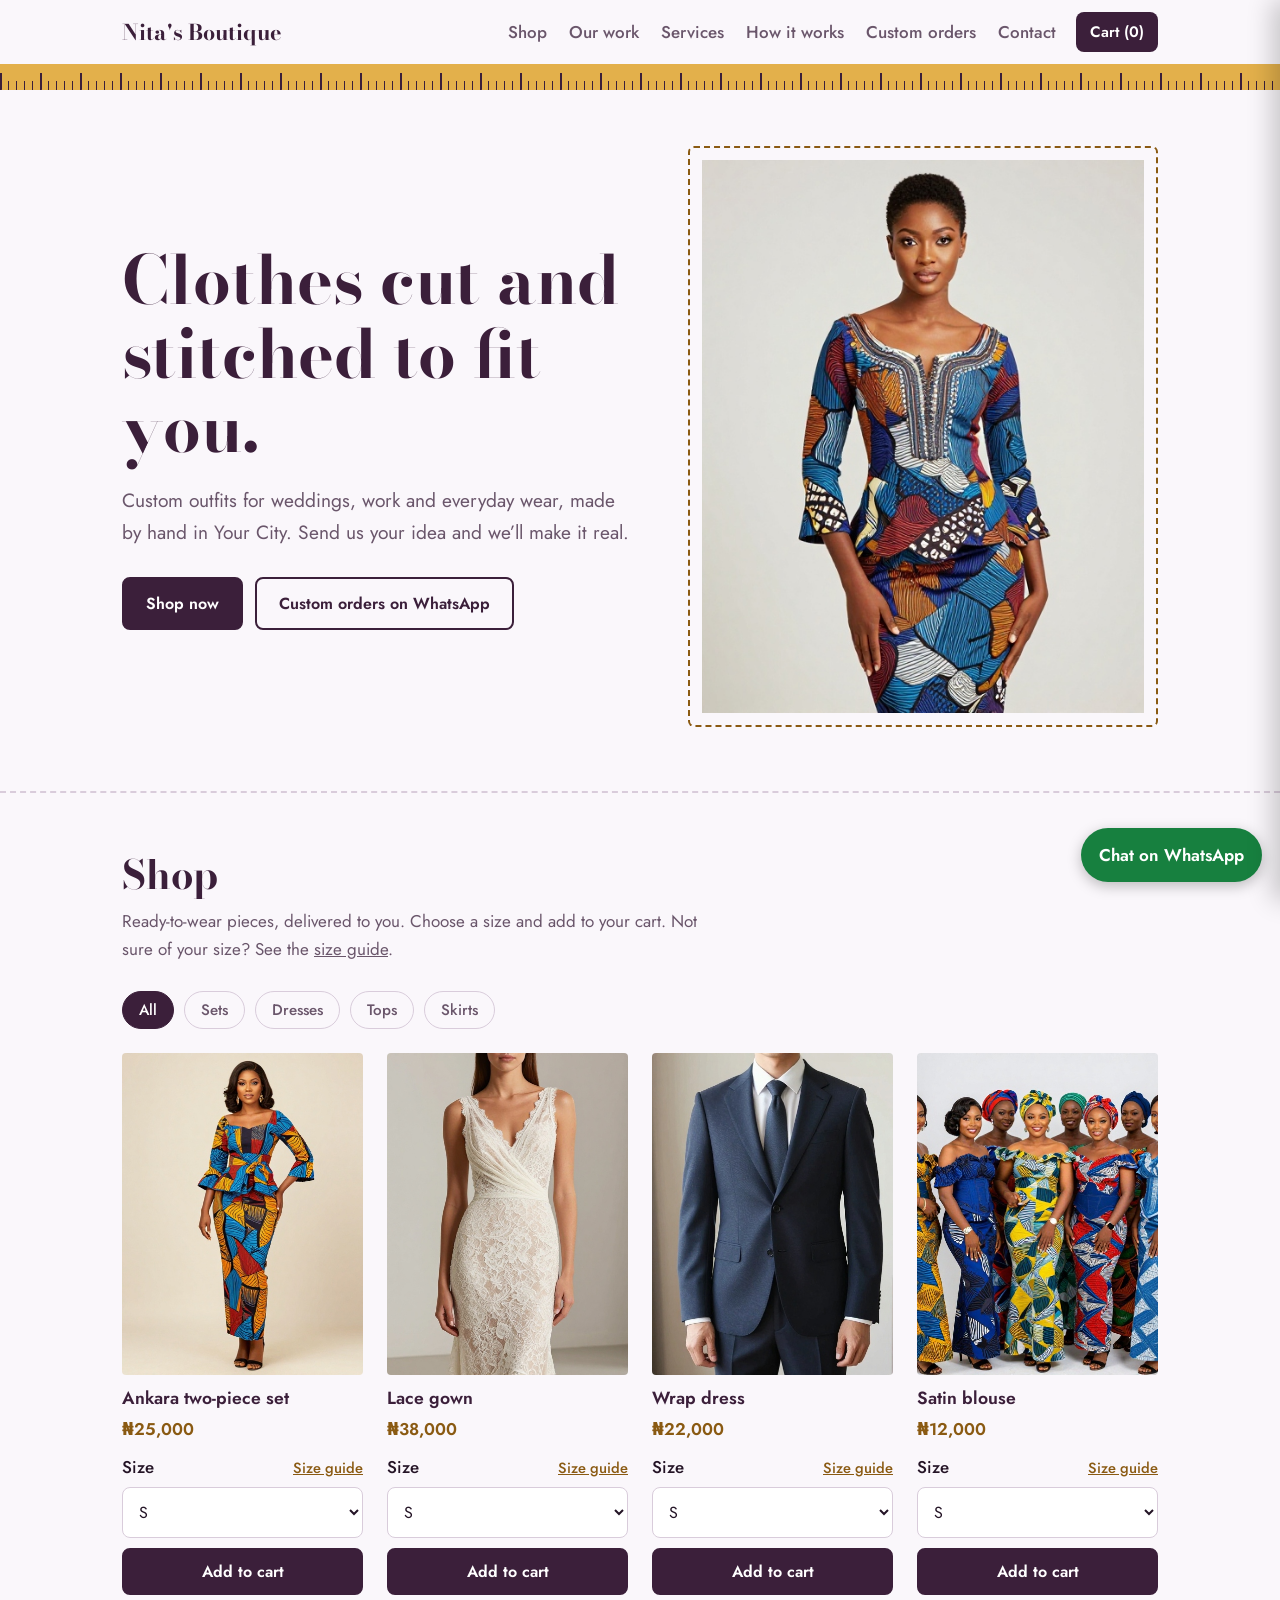
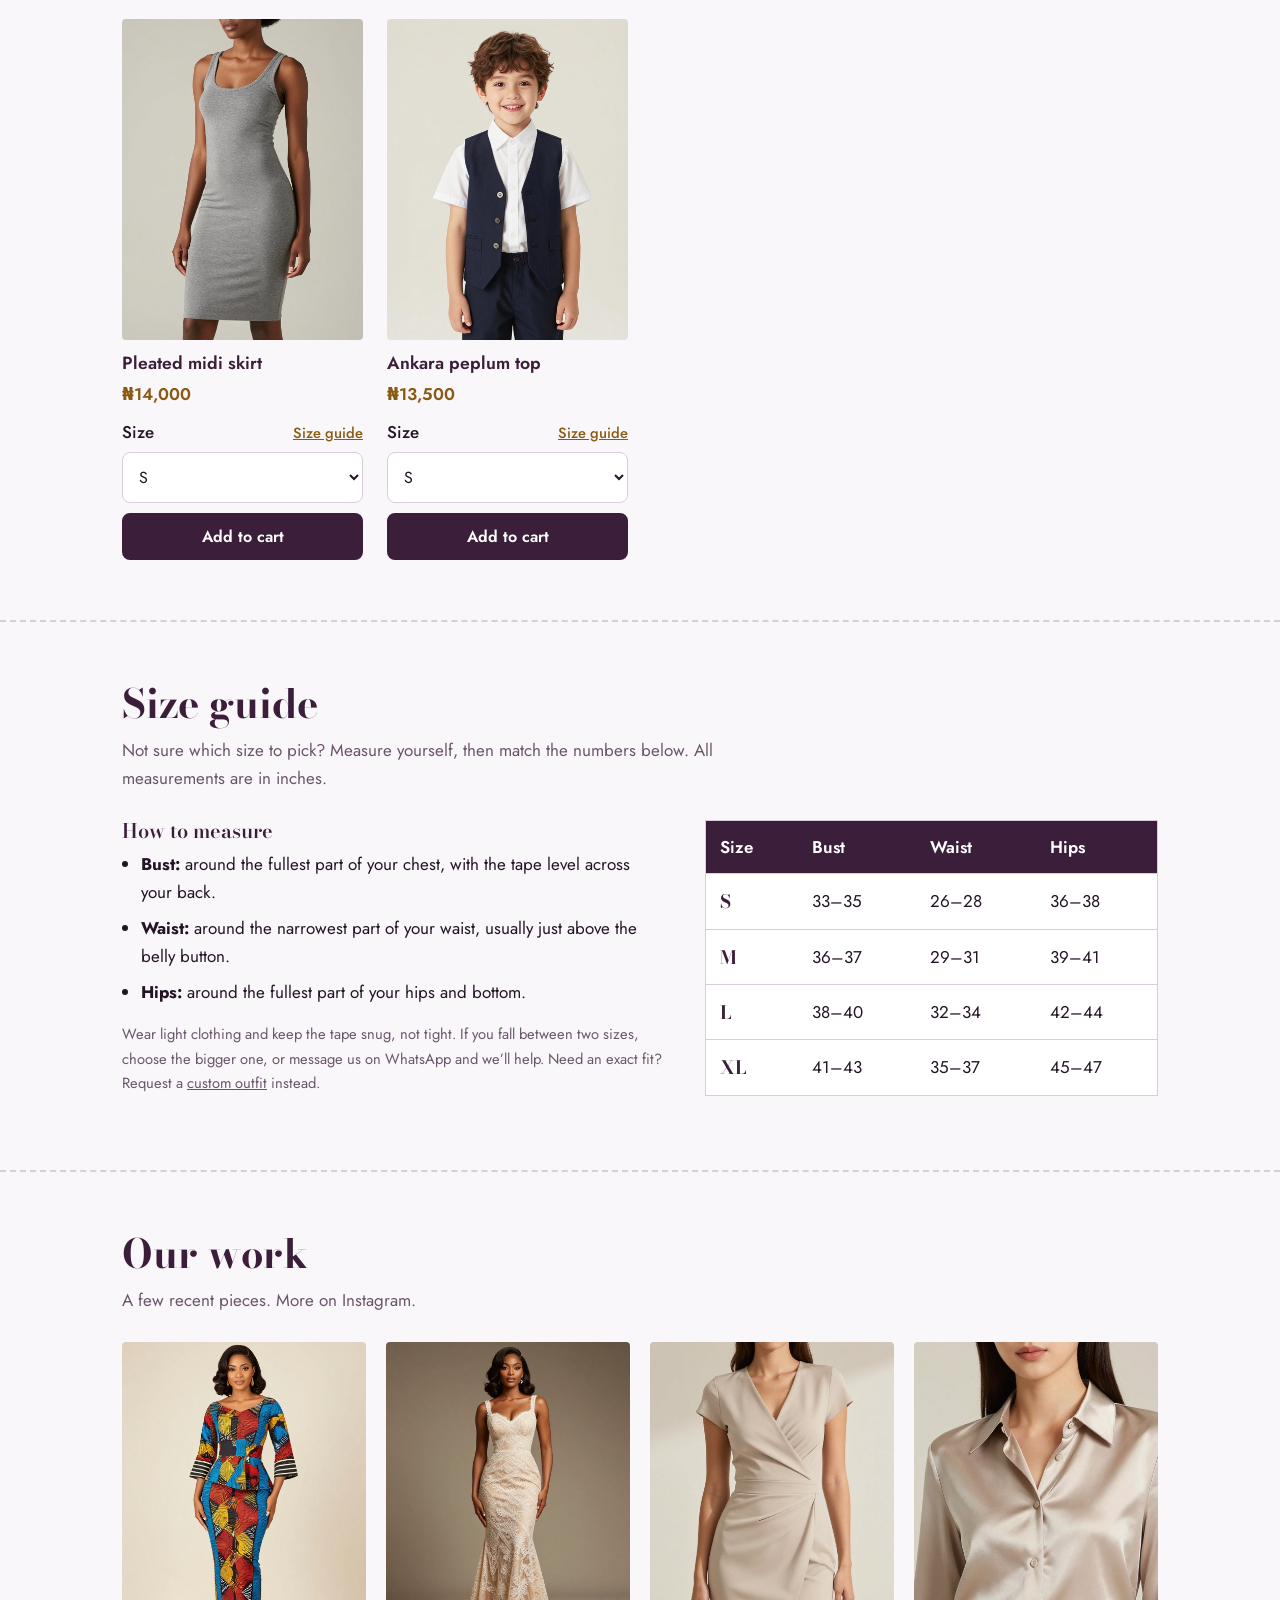
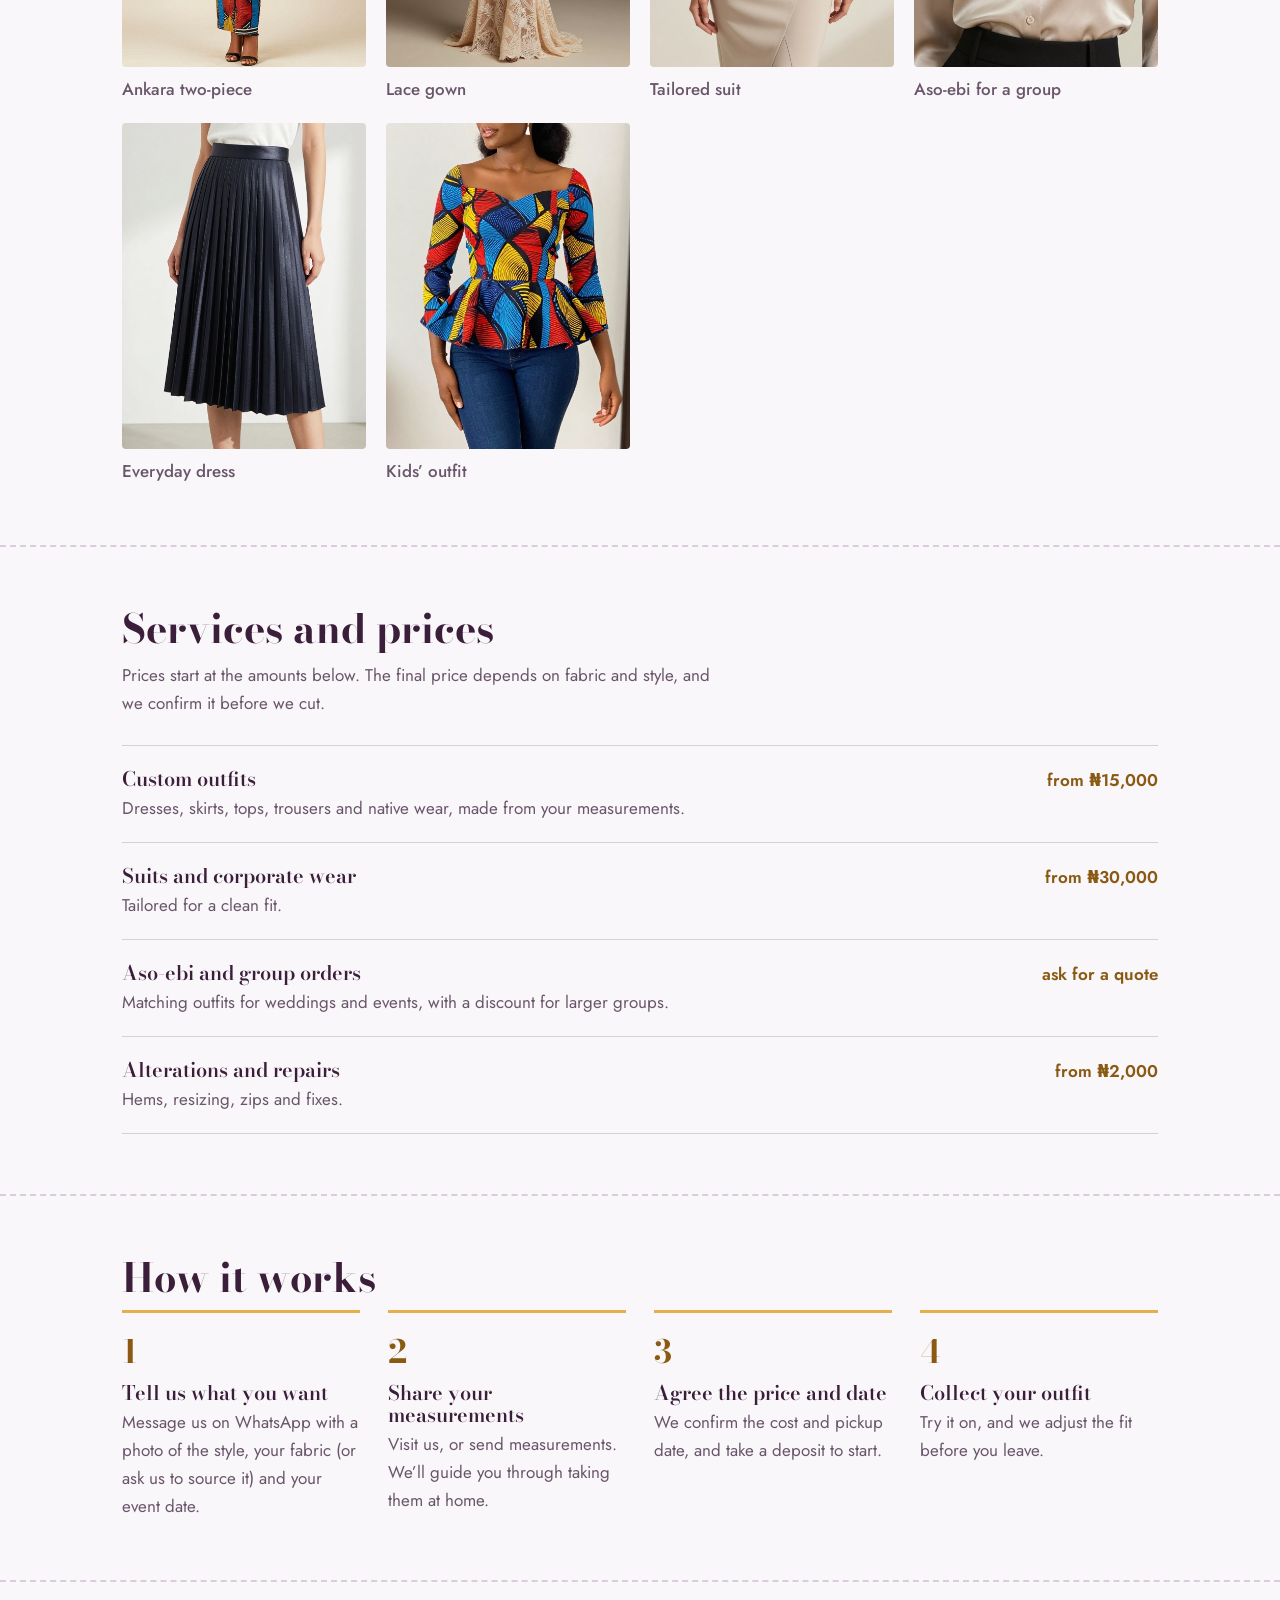
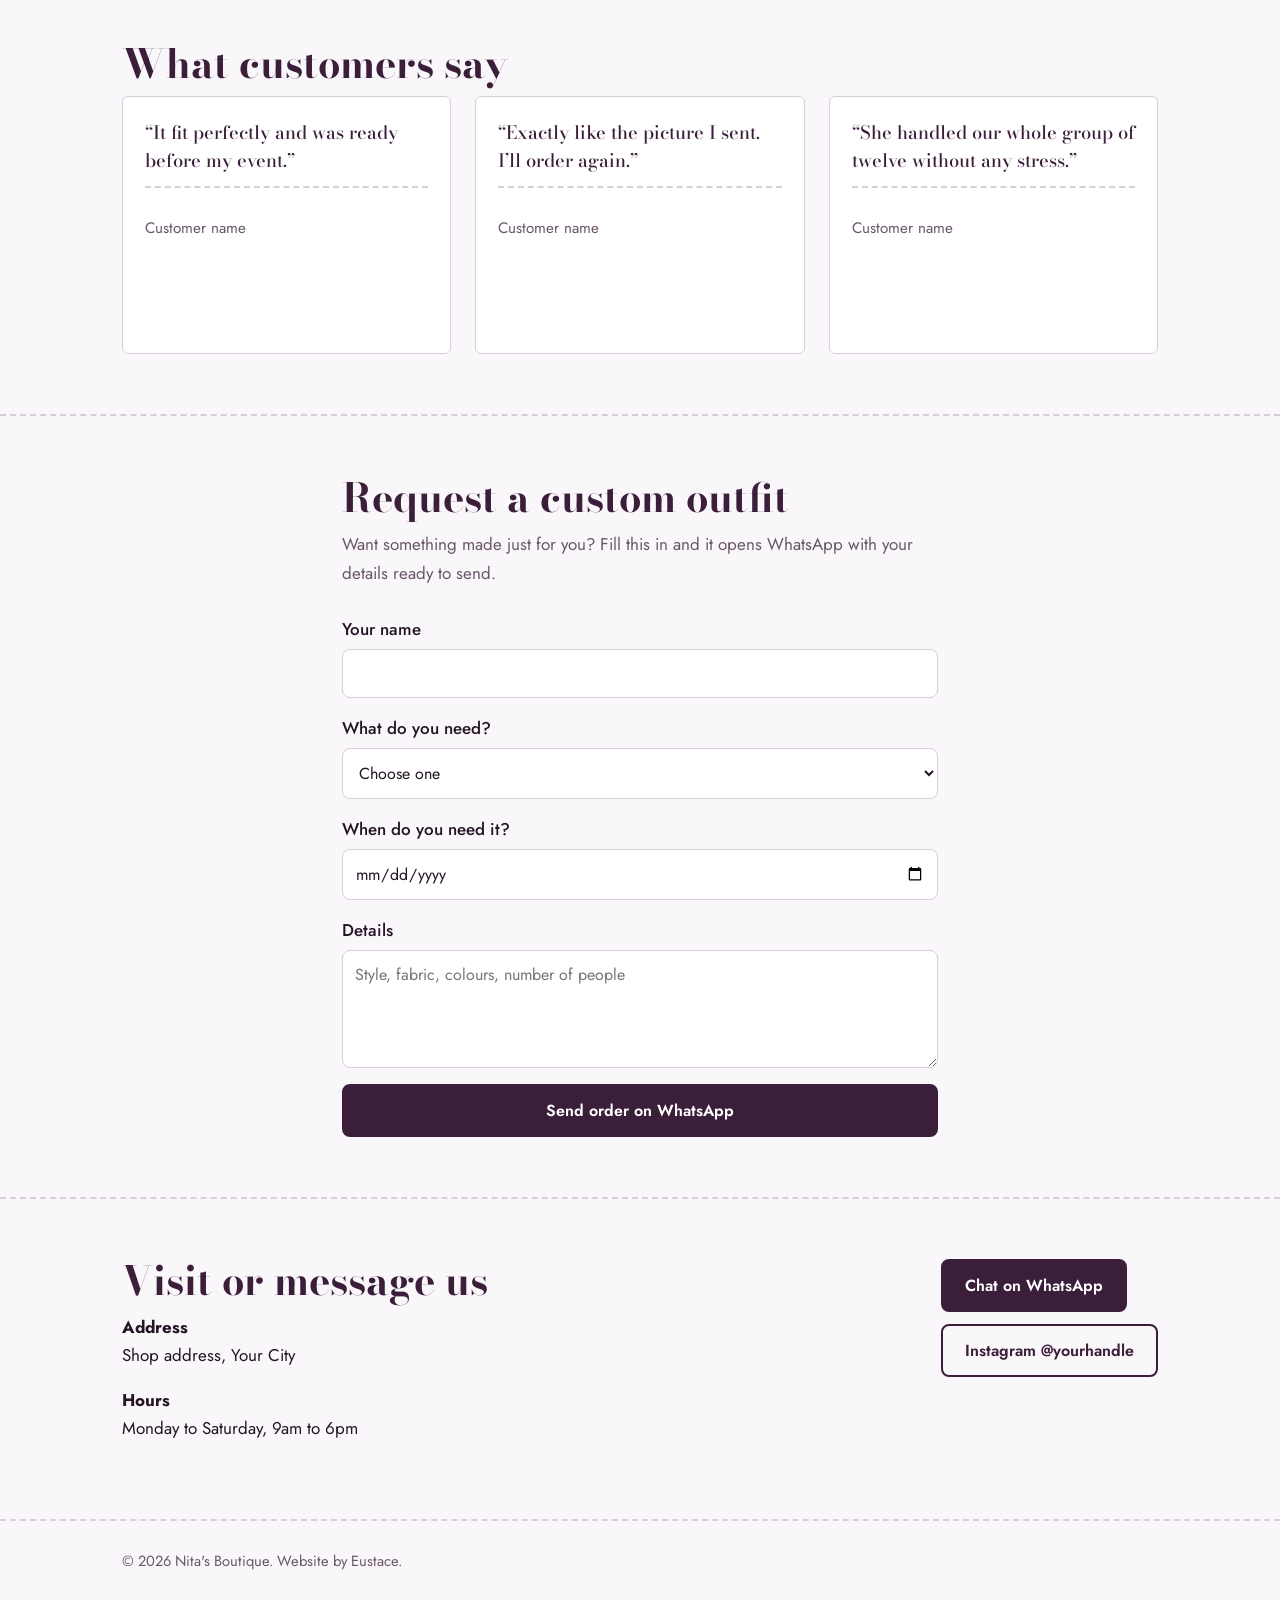
<file: index.html>
<!DOCTYPE html>
<html lang="en">
<head>
<meta charset="utf-8">
<meta name="viewport" content="width=device-width, initial-scale=1">
<!-- EDIT: business name and city in the title and description -->
<title>Nita's Boutique | Tailoring and custom clothing</title>
<meta name="description" content="Custom outfits, alterations and aso-ebi tailoring in Your City. Order on WhatsApp.">
<meta property="og:title" content="Nita's Boutique | Tailoring and custom clothing">
<meta property="og:description" content="Clothes cut and stitched to fit you. Order on WhatsApp.">
<meta property="og:image" content="images/hero.jpg">
<link rel="preconnect" href="https://fonts.googleapis.com">
<link rel="preconnect" href="https://fonts.gstatic.com" crossorigin>
<link href="https://fonts.googleapis.com/css2?family=Bodoni+Moda:opsz,wght@6..96,600;6..96,700&family=Jost:wght@400;500;600&display=swap" rel="stylesheet">
<link rel="stylesheet" href="style.css">
</head>
<body>

<header class="top">
  <div class="wrap bar">
    <a class="brand" href="#top" data-name>Nita's Boutique</a>
    <button class="menu" id="menu" aria-expanded="false" aria-controls="links">Menu</button>
    <nav id="links" class="links">
      <a href="#shop">Shop</a>
      <a href="#work">Our work</a>
      <a href="#services">Services</a>
      <a href="#process">How it works</a>
      <a href="#order">Custom orders</a>
      <a href="#contact">Contact</a>
    </nav>
    <button class="cartbtn" id="cartBtn" aria-label="Open cart">Cart (<span id="cartCount">0</span>)</button>
  </div>
  <div class="tape" aria-hidden="true"></div>
</header>

<main id="top">

  <!-- HERO -->
  <section class="hero wrap">
    <div class="hero-text">
      <h1>Clothes cut and stitched to fit you.</h1>
      <!-- EDIT: one honest sentence about what she makes and where -->
      <p class="lead">Custom outfits for weddings, work and everyday wear, made by hand in Your City. Send us your idea and we’ll make it real.</p>
      <div class="actions">
        <a class="btn primary" href="#shop">Shop now</a>
        <a class="btn" data-wa="Hello, I’d like to order a custom outfit.">Custom orders on WhatsApp</a>
      </div>
    </div>
    <figure class="hero-img">
      <!-- EDIT: replace images/hero.jpg with her best photo (portrait, about 1000px wide) -->
      <img src="images/hero.jpg" alt="An outfit made by Nita's Boutique" width="800" height="1000">
    </figure>
  </section>

  <!-- SHOP: products come from products.js -->
  <section id="shop" class="block">
    <div class="wrap">
      <h2>Shop</h2>
      <p class="intro">Ready-to-wear pieces, delivered to you. Choose a size and add to your cart. Not sure of your size? See the <a href="#size-guide">size guide</a>.</p>
      <div class="filters" id="filters"></div>
      <div class="products" id="products" aria-live="polite"></div>
    </div>
  </section>

  <!-- SIZE GUIDE -->
  <section id="size-guide" class="block">
    <div class="wrap">
      <h2>Size guide</h2>
      <p class="intro">Not sure which size to pick? Measure yourself, then match the numbers below. All measurements are in inches.</p>
      <div class="guide">
        <div>
          <h3>How to measure</h3>
          <ul class="how">
            <li><strong>Bust:</strong> around the fullest part of your chest, with the tape level across your back.</li>
            <li><strong>Waist:</strong> around the narrowest part of your waist, usually just above the belly button.</li>
            <li><strong>Hips:</strong> around the fullest part of your hips and bottom.</li>
          </ul>
          <p class="muted">Wear light clothing and keep the tape snug, not tight. If you fall between two sizes, choose the bigger one, or message us on WhatsApp and we’ll help. Need an exact fit? Request a <a href="#order">custom outfit</a> instead.</p>
        </div>
        <div class="table-scroll">
          <!-- EDIT: replace these numbers with her real size chart -->
          <table>
            <thead><tr><th>Size</th><th>Bust</th><th>Waist</th><th>Hips</th></tr></thead>
            <tbody>
              <tr><th>S</th><td>33–35</td><td>26–28</td><td>36–38</td></tr>
              <tr><th>M</th><td>36–37</td><td>29–31</td><td>39–41</td></tr>
              <tr><th>L</th><td>38–40</td><td>32–34</td><td>42–44</td></tr>
              <tr><th>XL</th><td>41–43</td><td>35–37</td><td>45–47</td></tr>
            </tbody>
          </table>
        </div>
      </div>
    </div>
  </section>

  <!-- GALLERY -->
  <section id="work" class="block">
    <div class="wrap">
      <h2>Our work</h2>
      <p class="intro">A few recent pieces. More on Instagram.</p>
      <div class="gallery">
        <!-- EDIT: use her real photos named work-1.jpg to work-6.jpg, and change each caption and alt text -->
        <figure><img src="images/work-1.jpg" alt="Ankara two-piece set" loading="lazy"><figcaption>Ankara two-piece</figcaption></figure>
        <figure><img src="images/work-2.jpg" alt="Lace wedding guest gown" loading="lazy"><figcaption>Lace gown</figcaption></figure>
        <figure><img src="images/work-3.jpg" alt="Tailored men’s suit" loading="lazy"><figcaption>Tailored suit</figcaption></figure>
        <figure><img src="images/work-4.jpg" alt="Aso-ebi group outfits" loading="lazy"><figcaption>Aso-ebi for a group</figcaption></figure>
        <figure><img src="images/work-5.jpg" alt="Casual everyday dress" loading="lazy"><figcaption>Everyday dress</figcaption></figure>
        <figure><img src="images/work-6.jpg" alt="Kids’ outfit" loading="lazy"><figcaption>Kids’ outfit</figcaption></figure>
      </div>
    </div>
  </section>

  <!-- SERVICES -->
  <section id="services" class="block">
    <div class="wrap">
      <h2>Services and prices</h2>
      <p class="intro">Prices start at the amounts below. The final price depends on fabric and style, and we confirm it before we cut.</p>
      <ul class="services">
        <!-- EDIT: change services and starting prices to match what she really charges -->
        <li><div><h3>Custom outfits</h3><p>Dresses, skirts, tops, trousers and native wear, made from your measurements.</p></div><strong>from ₦15,000</strong></li>
        <li><div><h3>Suits and corporate wear</h3><p>Tailored for a clean fit.</p></div><strong>from ₦30,000</strong></li>
        <li><div><h3>Aso-ebi and group orders</h3><p>Matching outfits for weddings and events, with a discount for larger groups.</p></div><strong>ask for a quote</strong></li>
        <li><div><h3>Alterations and repairs</h3><p>Hems, resizing, zips and fixes.</p></div><strong>from ₦2,000</strong></li>
      </ul>
    </div>
  </section>

  <!-- PROCESS (a real sequence, so it is numbered) -->
  <section id="process" class="block">
    <div class="wrap">
      <h2>How it works</h2>
      <ol class="steps">
        <li><h3>Tell us what you want</h3><p>Message us on WhatsApp with a photo of the style, your fabric (or ask us to source it) and your event date.</p></li>
        <li><h3>Share your measurements</h3><p>Visit us, or send measurements. We’ll guide you through taking them at home.</p></li>
        <li><h3>Agree the price and date</h3><p>We confirm the cost and pickup date, and take a deposit to start.</p></li>
        <li><h3>Collect your outfit</h3><p>Try it on, and we adjust the fit before you leave.</p></li>
      </ol>
    </div>
  </section>

  <!-- TESTIMONIALS -->
  <section class="block">
    <div class="wrap">
      <h2>What customers say</h2>
      <div class="quotes">
        <!-- EDIT: replace with real messages from her customers (ask permission first) -->
        <blockquote><p>“It fit perfectly and was ready before my event.”</p><footer>Customer name</footer></blockquote>
        <blockquote><p>“Exactly like the picture I sent. I’ll order again.”</p><footer>Customer name</footer></blockquote>
        <blockquote><p>“She handled our whole group of twelve without any stress.”</p><footer>Customer name</footer></blockquote>
      </div>
    </div>
  </section>

  <!-- ORDER FORM: opens WhatsApp with the details filled in, no server needed -->
  <section id="order" class="block">
    <div class="wrap narrow">
      <h2>Request a custom outfit</h2>
      <p class="intro">Want something made just for you? Fill this in and it opens WhatsApp with your details ready to send.</p>
      <form id="orderForm" class="form">
        <label>Your name<input name="name" required autocomplete="name"></label>
        <label>What do you need?
          <select name="item" required>
            <option value="">Choose one</option>
            <option>Custom outfit</option>
            <option>Suit or corporate wear</option>
            <option>Aso-ebi or group order</option>
            <option>Alteration or repair</option>
            <option>Something else</option>
          </select>
        </label>
        <label>When do you need it?<input type="date" name="date"></label>
        <label>Details<textarea name="details" rows="4" placeholder="Style, fabric, colours, number of people"></textarea></label>
        <button class="btn primary" type="submit">Send order on WhatsApp</button>
      </form>
    </div>
  </section>

  <!-- CONTACT -->
  <section id="contact" class="block">
    <div class="wrap contact">
      <div>
        <h2>Visit or message us</h2>
        <!-- EDIT: address, hours -->
        <p><strong>Address</strong><br>Shop address, Your City</p>
        <p><strong>Hours</strong><br>Monday to Saturday, 9am to 6pm</p>
      </div>
      <div class="actions col">
        <a class="btn primary" data-wa="Hello, I’d like to ask about your tailoring services.">Chat on WhatsApp</a>
        <a class="btn" data-ig>Instagram</a>
      </div>
    </div>
  </section>

</main>

<footer>
  <div class="wrap">© <span id="yr">2026</span> <span data-name>Nita's Boutique</span>. Website by Eustace.</div>
</footer>

<a class="float-wa" data-wa="Hello, I’d like to order a custom outfit." aria-label="Chat on WhatsApp">Chat on WhatsApp</a>

<div class="overlay" id="overlay" hidden></div>
<aside class="drawer" id="drawer" aria-label="Shopping cart" aria-hidden="true">
  <div class="drawer-head"><h2>Your cart</h2><button class="x" id="closeCart" type="button">Close</button></div>
  <div class="cart-items" id="cartItems"></div>
  <div class="cart-foot">
    <div class="total"><span>Total</span><strong id="cartTotal">₦0</strong></div>
    <form id="checkout" class="form">
      <label>Full name<input name="name" required autocomplete="name"></label>
      <label>Phone (WhatsApp)<input name="phone" type="tel" required autocomplete="tel"></label>
      <label>Email<input name="email" type="email" autocomplete="email"></label>
      <label>Delivery address<textarea name="address" rows="2" required></textarea></label>
      <button class="btn primary" type="submit" id="payBtn" hidden>Pay by card</button>
      <button class="btn" type="button" id="waBtn">Order on WhatsApp</button>
    </form>
  </div>
</aside>

<script src="products.js"></script>
<script src="script.js"></script>
</body>
</html>
</file>
<file: style.css>
/* ===== Colours and fonts: change these to restyle the whole site ===== */
:root{
  --bg:#FAF7FB;
  --surface:#FFFFFF;
  --plum:#3B1F3A;
  --text:#241426;
  --muted:#6A566B;
  --line:#D9CCDB;
  --tape:#E3B04B;
  --gold:#8A5A12;
  --wa:#17803F;
  --display:'Bodoni Moda','Didot','Times New Roman',serif;
  --body:'Jost','Segoe UI',system-ui,sans-serif;
}
*{box-sizing:border-box}
html{scroll-behavior:smooth;scroll-padding-top:90px}
body{margin:0;background:var(--bg);color:var(--text);font:400 1.0625rem/1.65 var(--body)}
img{max-width:100%;display:block}
a{color:inherit}
:focus-visible{outline:3px solid var(--gold);outline-offset:3px}
.wrap{max-width:1080px;margin:0 auto;padding:0 22px}
.narrow{max-width:640px}
h1,h2,h3{font-family:var(--display);color:var(--plum);margin:0;line-height:1.1}
h1{font-size:clamp(2.4rem,6vw,4.2rem);font-weight:700}
h2{font-size:clamp(1.8rem,3.6vw,2.5rem);font-weight:700;margin-bottom:10px}
h3{font-size:1.25rem;font-weight:600;margin-bottom:4px}
p{margin:0 0 1em;max-width:60ch}
.intro{color:var(--muted);margin-bottom:28px}

/* ===== Header with measuring-tape strip ===== */
.top{position:sticky;top:0;z-index:20;background:var(--bg)}
.bar{display:flex;align-items:center;gap:20px;height:64px}
.brand{font:700 1.35rem var(--display);color:var(--plum);text-decoration:none;margin-right:auto}
.links{display:flex;gap:22px}
.links a{text-decoration:none;font-weight:500;color:var(--muted)}
.links a:hover{color:var(--plum)}
.menu{display:none;background:none;border:1px solid var(--line);border-radius:8px;padding:8px 14px;font:500 .95rem var(--body);color:var(--plum);cursor:pointer}
.tape{height:26px;background-color:var(--tape);
  background-image:
    repeating-linear-gradient(90deg,var(--plum) 0 1px,transparent 1px 8px),
    repeating-linear-gradient(90deg,var(--plum) 0 2px,transparent 2px 40px);
  background-size:auto 35%,auto 65%;background-repeat:repeat-x;background-position:left bottom}

/* ===== Buttons ===== */
.btn{display:inline-block;padding:13px 22px;border-radius:8px;border:2px solid var(--plum);color:var(--plum);font:600 1rem var(--body);text-decoration:none;cursor:pointer;background:transparent;transition:transform .15s}
.btn:hover{transform:translateY(-2px)}
.btn.primary{background:var(--plum);color:#fff}
.actions{display:flex;flex-wrap:wrap;gap:12px}
.actions.col{flex-direction:column;align-items:flex-start}

/* ===== Hero ===== */
.hero{display:grid;grid-template-columns:1.1fr 1fr;gap:48px;align-items:center;padding-top:56px;padding-bottom:64px}
.lead{font-size:1.2rem;color:var(--muted);margin:20px 0 28px}
.hero-img{margin:0;padding:12px;border:2px dashed var(--gold);border-radius:6px}
.hero-img img{width:100%;height:auto;aspect-ratio:4/5;object-fit:cover;background:#E8DDEA}

/* ===== Sections: stitched dividers ===== */
.block{padding:60px 0;border-top:2px dashed var(--line)}

/* ===== Gallery ===== */
.gallery{display:grid;grid-template-columns:repeat(auto-fill,minmax(240px,1fr));gap:20px}
.gallery figure{margin:0}
.gallery img{width:100%;aspect-ratio:3/4;object-fit:cover;background:#E8DDEA;border-radius:4px}
.gallery figcaption{margin-top:8px;font-weight:500;color:var(--muted)}

/* ===== Services ===== */
.services{list-style:none;margin:0;padding:0}
.services li{display:flex;justify-content:space-between;align-items:baseline;gap:24px;padding:20px 0;border-top:1px solid var(--line)}
.services li:last-child{border-bottom:1px solid var(--line)}
.services p{margin:0;color:var(--muted)}
.services strong{color:var(--gold);white-space:nowrap;font-weight:600}

/* ===== Process ===== */
.steps{list-style:none;margin:0;padding:0;counter-reset:s;display:grid;grid-template-columns:repeat(auto-fit,minmax(220px,1fr));gap:28px}
.steps li{counter-increment:s;padding-top:14px;border-top:3px solid var(--tape)}
.steps li::before{content:counter(s);font:700 2rem var(--display);color:var(--gold);display:block;margin-bottom:6px}
.steps p{color:var(--muted);margin:0}

/* ===== Testimonials ===== */
.quotes{display:grid;grid-template-columns:repeat(auto-fit,minmax(240px,1fr));gap:24px}
blockquote{margin:0;padding:22px;background:var(--surface);border:1px solid var(--line);border-radius:6px}
blockquote p{font:500 1.15rem/1.5 var(--display);color:var(--plum);margin-bottom:12px}
blockquote footer{color:var(--muted);font-size:.95rem}

/* ===== Form ===== */
.form{display:grid;gap:16px}
label{display:grid;gap:6px;font-weight:500}
input,select,textarea{font:400 1rem var(--body);padding:12px;border:1px solid var(--line);border-radius:8px;background:var(--surface);color:var(--text);width:100%}

/* ===== Contact and footer ===== */
.contact{display:flex;justify-content:space-between;gap:32px;flex-wrap:wrap}
footer{padding:28px 0 90px;border-top:2px dashed var(--line);color:var(--muted);font-size:.92rem}

/* ===== Floating WhatsApp button ===== */
.float-wa{position:fixed;right:18px;bottom:calc(18px + env(safe-area-inset-bottom,0px));background:var(--wa);color:#fff;text-decoration:none;font-weight:600;padding:13px 18px;border-radius:999px;box-shadow:0 4px 14px rgba(0,0,0,.25);z-index:30}

/* ===== Mobile ===== */
@media(max-width:860px){
  .hero{grid-template-columns:1fr;padding-top:36px}
  .menu{display:block}
  .links{display:none;position:absolute;top:64px;left:0;right:0;flex-direction:column;gap:0;background:var(--bg);border-bottom:1px solid var(--line);padding:8px 22px 16px}
  .links.open{display:flex}
  .links a{padding:12px 0}
  .services li{flex-direction:column;gap:6px}
}
@media(prefers-reduced-motion:reduce){*{transition:none!important;scroll-behavior:auto!important}}

/* ===== Shop and cart ===== */
[hidden]{display:none!important}
.cartbtn{background:var(--plum);color:#fff;border:0;border-radius:8px;padding:9px 14px;font:600 .95rem var(--body);cursor:pointer}
.filters{display:flex;flex-wrap:wrap;gap:10px;margin-bottom:24px}
.chip{background:transparent;border:1px solid var(--line);border-radius:999px;padding:7px 16px;font:500 .95rem var(--body);color:var(--muted);cursor:pointer}
.chip.on{background:var(--plum);border-color:var(--plum);color:#fff}
.products{display:grid;grid-template-columns:repeat(auto-fill,minmax(230px,1fr));gap:24px}
.product img{width:100%;aspect-ratio:3/4;object-fit:cover;background:#E8DDEA;border-radius:4px;margin-bottom:10px}
.product h3{font:600 1.1rem var(--body)}
.price{color:var(--gold);font-weight:600;margin:2px 0 10px}
.sz{margin-bottom:10px}
.product .btn{width:100%;padding:10px}
.overlay{position:fixed;inset:0;background:rgba(36,20,38,.5);z-index:40}
.drawer{position:fixed;top:0;right:0;bottom:0;width:min(420px,100%);background:var(--bg);z-index:50;display:flex;flex-direction:column;transform:translateX(100%);transition:transform .25s;box-shadow:-8px 0 24px rgba(0,0,0,.2)}
.drawer.open{transform:none}
.drawer-head{display:flex;justify-content:space-between;align-items:center;padding:18px 20px;border-bottom:2px dashed var(--line)}
.drawer-head h2{margin:0;font-size:1.5rem}
.x{background:none;border:1px solid var(--line);border-radius:8px;padding:6px 12px;font:500 .9rem var(--body);cursor:pointer;color:var(--plum)}
.cart-items{flex:1;overflow:auto;padding:12px 20px}
.line{display:grid;grid-template-columns:64px 1fr auto;gap:12px;padding:14px 0;border-bottom:1px solid var(--line);align-items:start}
.line img{width:64px;height:80px;object-fit:cover;border-radius:4px;background:#E8DDEA}
.muted{color:var(--muted);font-size:.92rem}
.qty{display:flex;align-items:center;gap:10px;margin-top:6px}
.qty button{width:30px;height:30px;border:1px solid var(--line);background:var(--surface);border-radius:6px;cursor:pointer;color:var(--plum);font-size:1rem}
.qty .rm{width:auto;padding:0 8px;font-size:.85rem;margin-left:auto}
.empty{color:var(--muted);padding:20px 0}
.cart-foot{padding:16px 20px calc(16px + env(safe-area-inset-bottom,0px));border-top:2px dashed var(--line);max-height:60vh;overflow:auto}
.total{display:flex;justify-content:space-between;margin-bottom:12px;font-size:1.15rem}
.cart-foot .form{gap:10px}
.cart-foot input,.cart-foot textarea{padding:10px}

/* ===== Size guide ===== */
.szrow{display:flex;justify-content:space-between;align-items:baseline;font-weight:500;margin-bottom:6px}
.sg{color:var(--gold);font-size:.92rem}
.szsel{margin-bottom:10px}
.guide{display:grid;grid-template-columns:1.2fr 1fr;gap:40px;align-items:start}
@media(max-width:860px){.guide{grid-template-columns:1fr;gap:24px}}
.how{padding-left:1.1em;margin:8px 0 16px}
.how li{margin-bottom:8px}
.table-scroll{overflow-x:auto}
table{width:100%;border-collapse:collapse;background:var(--surface);border:1px solid var(--line)}
th,td{padding:12px 14px;text-align:left;border-bottom:1px solid var(--line)}
thead th{background:var(--plum);color:#fff;font-weight:600}
tbody th{font-family:var(--display);color:var(--plum);font-size:1.15rem}
</file>
